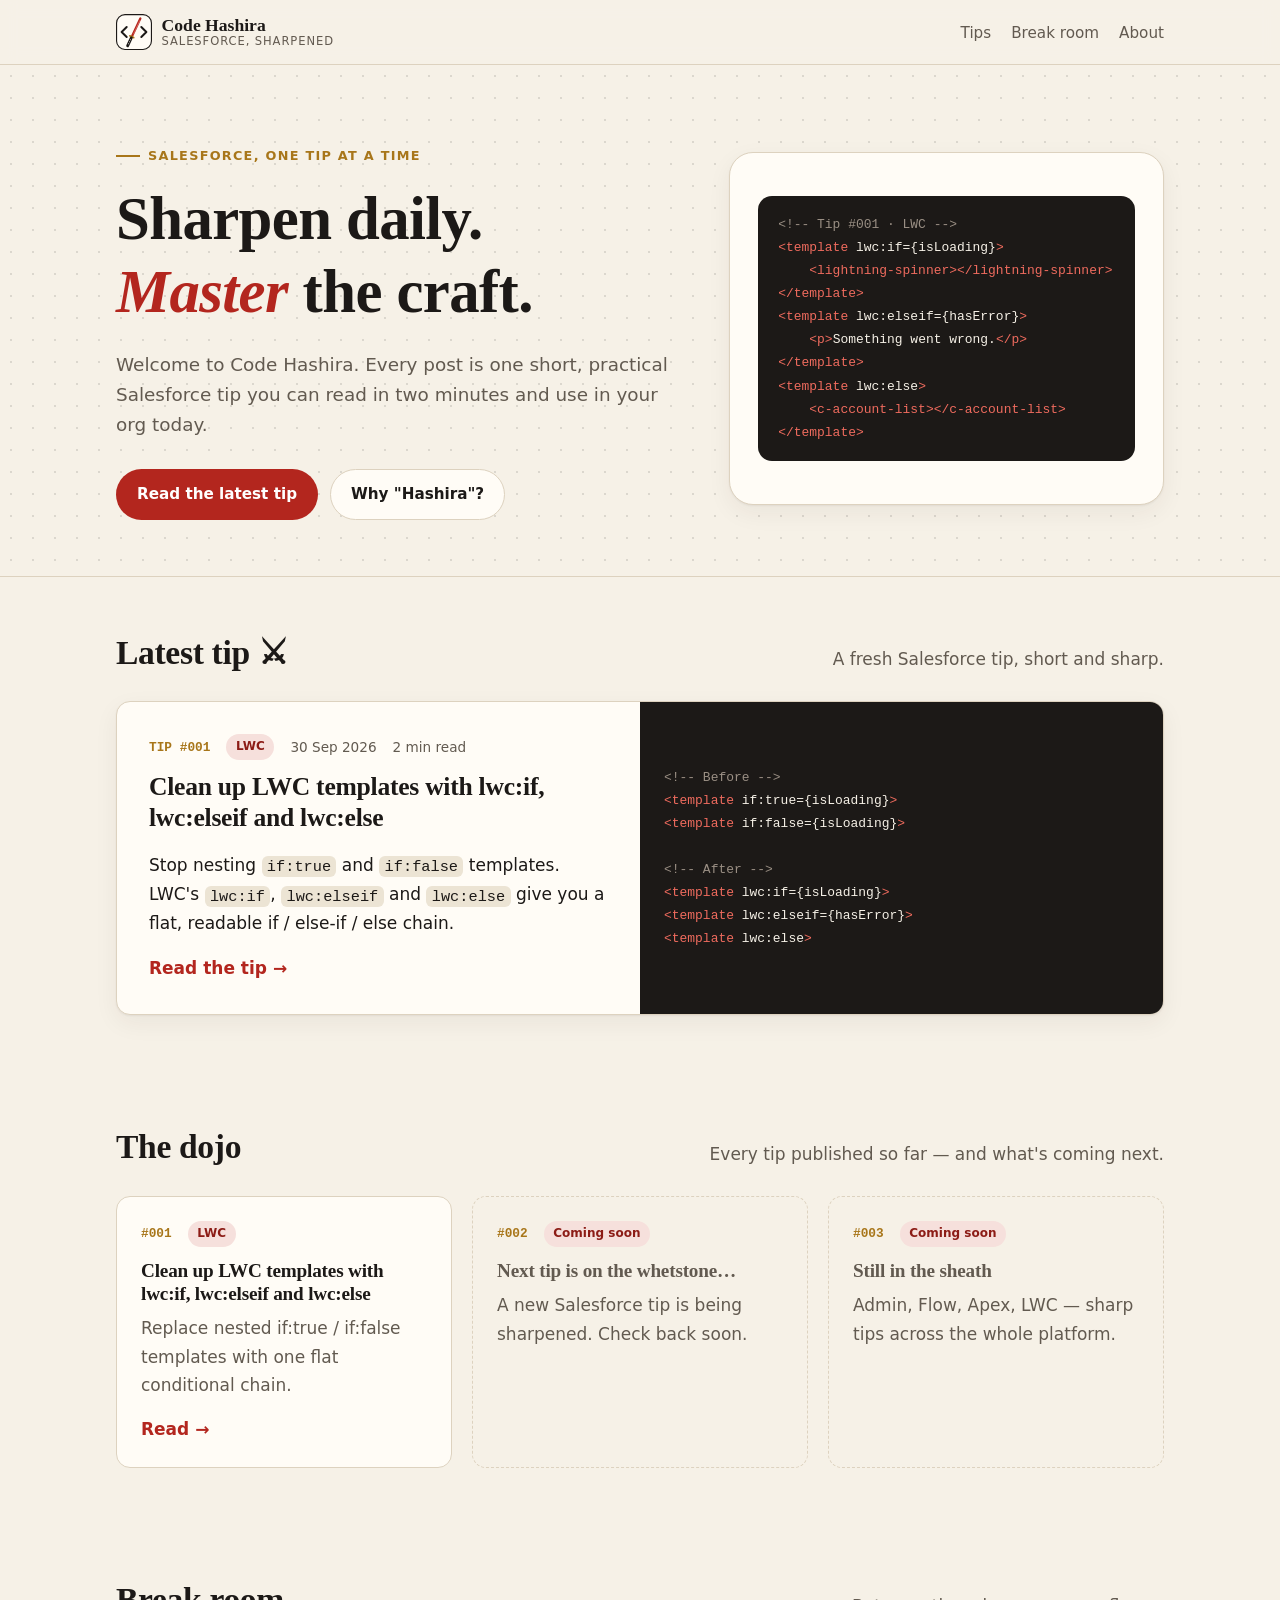
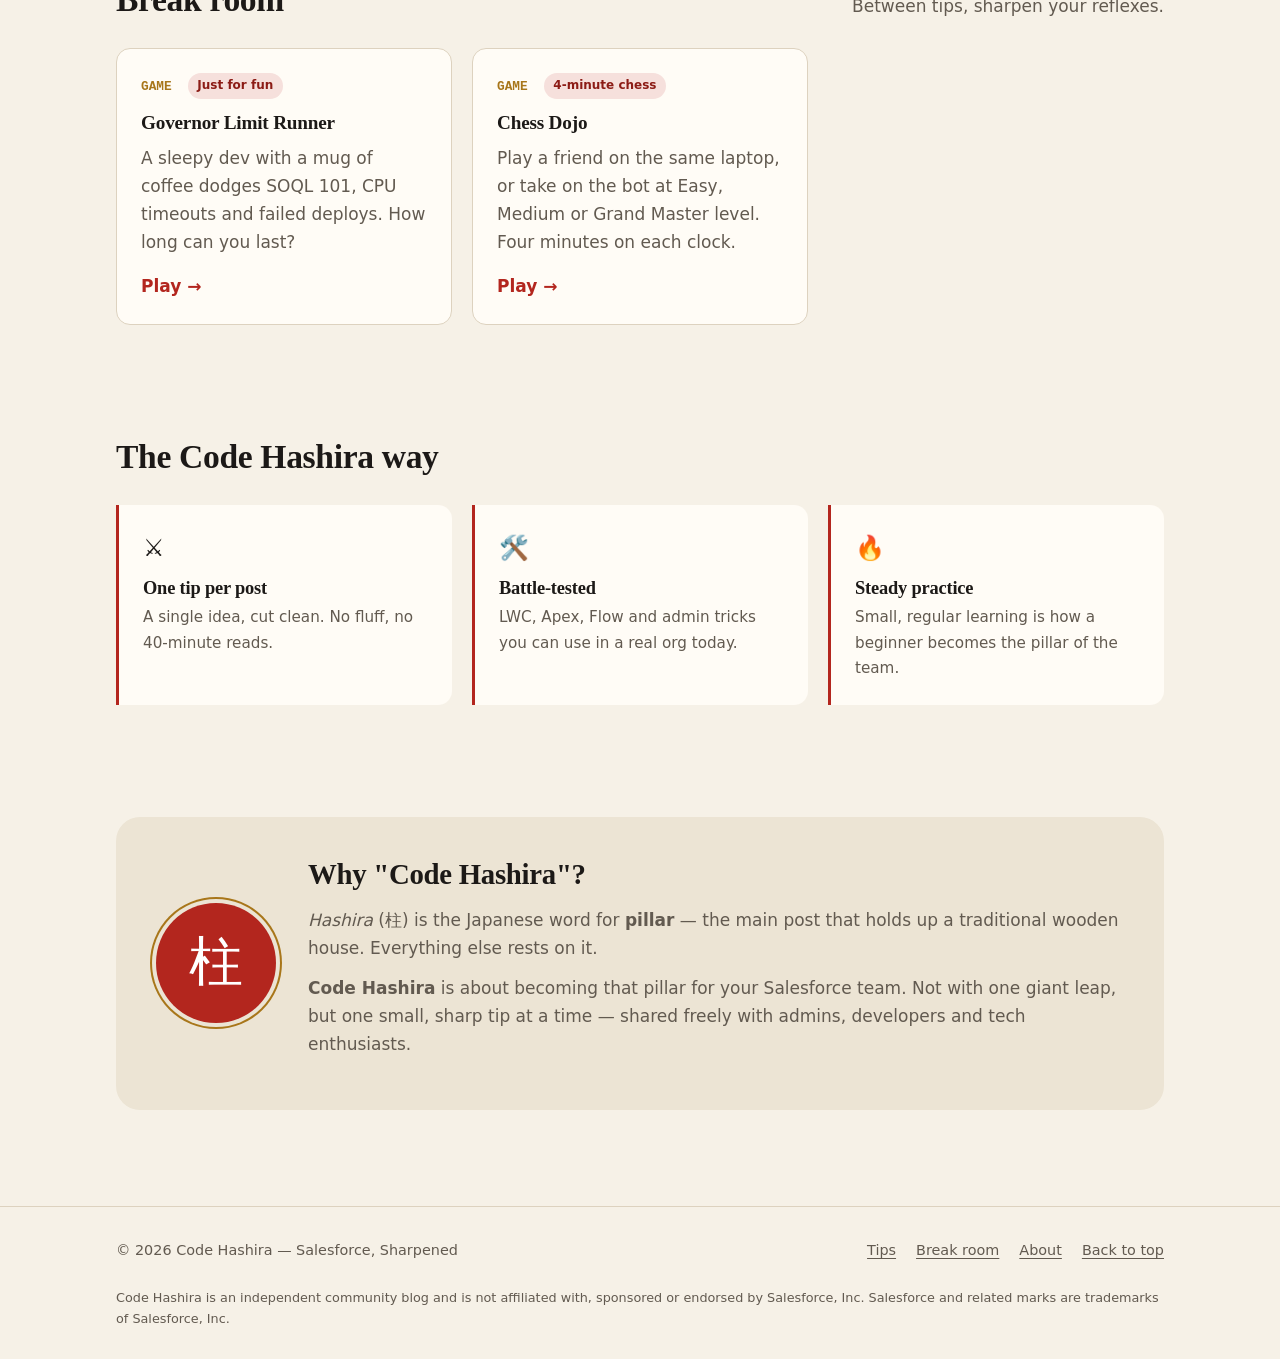
<file: index.html>
<!doctype html>
<html lang="en">
<head>
  <meta charset="utf-8">
  <meta name="viewport" content="width=device-width, initial-scale=1">
  <meta http-equiv="Content-Security-Policy" content="default-src 'self'; script-src 'self'; style-src 'self' https://fonts.googleapis.com; font-src https://fonts.gstatic.com; img-src 'self' data:; connect-src 'none'; object-src 'none'; base-uri 'self'; form-action 'none'">
  <meta name="referrer" content="strict-origin-when-cross-origin">
  <title>Code Hashira — Salesforce, Sharpened</title>
  <meta name="description" content="Code Hashira — Salesforce, Sharpened. Short, practical Salesforce tips for admins, developers and tech enthusiasts.">
  <meta property="og:title" content="Code Hashira — Salesforce, Sharpened">
  <meta property="og:description" content="Short, practical Salesforce tips for admins, developers and tech enthusiasts.">
  <link rel="icon" href="assets/logo.svg" type="image/svg+xml">
  <link rel="preconnect" href="https://fonts.googleapis.com">
  <link rel="preconnect" href="https://fonts.gstatic.com" crossorigin>
  <link href="https://fonts.googleapis.com/css2?family=Fraunces:ital,opsz,wght@0,9..144,600;0,9..144,700;1,9..144,600&family=Inter:wght@400;500;600&family=JetBrains+Mono:wght@400;600&display=swap" rel="stylesheet">
  <link href="https://fonts.googleapis.com/css2?family=Noto+Serif+JP:wght@700&text=%E6%9F%B1&display=swap" rel="stylesheet">
  <link rel="stylesheet" href="assets/css/style.css">
  <script src="assets/js/main.js"></script>
</head>
<body>
  <a class="skip-link" href="#main">Skip to content</a>

  <header class="site-header">
    <nav class="container nav" aria-label="Main">
      <a class="brand" href="./">
        <img class="brand-mark" src="assets/logo.svg" alt="">
        <span class="brand-text">
          <span class="brand-name">Code Hashira</span>
          <span class="brand-tag">Salesforce, Sharpened</span>
        </span>
      </a>
      <ul class="nav-links">
        <li><a href="#tips">Tips</a></li>
        <li><a href="#break-room">Break room</a></li>
        <li><a href="#about">About</a></li>
      </ul>
    </nav>
  </header>

  <main id="main">
    <!-- Hero -->
    <section class="hero">
      <div class="container hero-grid">
        <div>
          <span class="eyebrow">Salesforce, one tip at a time</span>
          <h1>Sharpen daily.<br><em>Master</em> the craft.</h1>
          <p class="lead">
            Welcome to Code Hashira. Every post is one short, practical Salesforce
            tip you can read in two minutes and use in your org today.
          </p>
          <div class="btn-row">
            <a class="btn btn-primary" href="tips/lwc-if-elseif-else.html">Read the latest tip</a>
            <a class="btn btn-ghost" href="#about">Why "Hashira"?</a>
          </div>
        </div>

        <div class="hero-art" aria-hidden="true">
          <pre><code><span class="c">&lt;!-- Tip #001 · LWC --&gt;</span>
<span class="k">&lt;template</span> lwc:if={isLoading}<span class="k">&gt;</span>
    <span class="k">&lt;lightning-spinner&gt;&lt;/lightning-spinner&gt;</span>
<span class="k">&lt;/template&gt;</span>
<span class="k">&lt;template</span> lwc:elseif={hasError}<span class="k">&gt;</span>
    <span class="k">&lt;p&gt;</span>Something went wrong.<span class="k">&lt;/p&gt;</span>
<span class="k">&lt;/template&gt;</span>
<span class="k">&lt;template</span> lwc:else<span class="k">&gt;</span>
    <span class="k">&lt;c-account-list&gt;&lt;/c-account-list&gt;</span>
<span class="k">&lt;/template&gt;</span></code></pre>
        </div>
      </div>
    </section>

    <!-- Latest tip -->
    <section id="tips">
      <div class="container">
        <div class="section-head">
          <h2>Latest tip ⚔</h2>
          <p>A fresh Salesforce tip, short and sharp.</p>
        </div>

        <article class="featured">
          <div class="featured-body">
            <div class="meta">
              <span class="form-no">TIP #001</span>
              <span class="tag">LWC</span>
              <time datetime="2026-09-30">30 Sep 2026</time>
              <span>2 min read</span>
            </div>
            <h3><a href="tips/lwc-if-elseif-else.html">Clean up LWC templates with lwc:if, lwc:elseif and lwc:else</a></h3>
            <p>
              Stop nesting <code>if:true</code> and <code>if:false</code> templates. LWC's
              <code>lwc:if</code>, <code>lwc:elseif</code> and <code>lwc:else</code> give you a flat,
              readable if / else-if / else chain.
            </p>
            <a class="read-more" href="tips/lwc-if-elseif-else.html">Read the tip</a>
          </div>
          <div class="featured-code" aria-hidden="true">
            <pre><code><span class="c">&lt;!-- Before --&gt;</span>
<span class="k">&lt;template</span> if:true={isLoading}<span class="k">&gt;</span>
<span class="k">&lt;template</span> if:false={isLoading}<span class="k">&gt;</span>

<span class="c">&lt;!-- After --&gt;</span>
<span class="k">&lt;template</span> lwc:if={isLoading}<span class="k">&gt;</span>
<span class="k">&lt;template</span> lwc:elseif={hasError}<span class="k">&gt;</span>
<span class="k">&lt;template</span> lwc:else<span class="k">&gt;</span></code></pre>
          </div>
        </article>
      </div>
    </section>

    <!-- All tips -->
    <section>
      <div class="container">
        <div class="section-head">
          <h2>The dojo</h2>
          <p>Every tip published so far — and what's coming next.</p>
        </div>

        <div class="card-grid">
          <article class="card">
            <div class="meta">
              <span class="form-no">#001</span>
              <span class="tag">LWC</span>
            </div>
            <h3><a href="tips/lwc-if-elseif-else.html">Clean up LWC templates with lwc:if, lwc:elseif and lwc:else</a></h3>
            <p>Replace nested if:true / if:false templates with one flat conditional chain.</p>
            <a class="read-more" href="tips/lwc-if-elseif-else.html">Read</a>
          </article>

          <article class="card upcoming">
            <div class="meta">
              <span class="form-no">#002</span>
              <span class="tag">Coming soon</span>
            </div>
            <h3>Next tip is on the whetstone…</h3>
            <p>A new Salesforce tip is being sharpened. Check back soon.</p>
          </article>

          <article class="card upcoming">
            <div class="meta">
              <span class="form-no">#003</span>
              <span class="tag">Coming soon</span>
            </div>
            <h3>Still in the sheath</h3>
            <p>Admin, Flow, Apex, LWC — sharp tips across the whole platform.</p>
          </article>
        </div>
      </div>
    </section>

    <!-- Break room -->
    <section id="break-room">
      <div class="container">
        <div class="section-head">
          <h2>Break room</h2>
          <p>Between tips, sharpen your reflexes.</p>
        </div>

        <div class="card-grid">
          <article class="card">
            <div class="meta">
              <span class="form-no">GAME</span>
              <span class="tag">Just for fun</span>
            </div>
            <h3><a href="games/governor-limit-runner.html">Governor Limit Runner</a></h3>
            <p>A sleepy dev with a mug of coffee dodges SOQL 101, CPU timeouts and failed deploys. How long can you last?</p>
            <a class="read-more" href="games/governor-limit-runner.html">Play</a>
          </article>

          <article class="card">
            <div class="meta">
              <span class="form-no">GAME</span>
              <span class="tag">4-minute chess</span>
            </div>
            <h3><a href="games/chess.html">Chess Dojo</a></h3>
            <p>Play a friend on the same laptop, or take on the bot at Easy, Medium or Grand Master level. Four minutes on each clock.</p>
            <a class="read-more" href="games/chess.html">Play</a>
          </article>
        </div>
      </div>
    </section>

    <!-- What you'll find -->
    <section>
      <div class="container">
        <div class="section-head">
          <h2>The Code Hashira way</h2>
        </div>
        <div class="pillars">
          <div class="pillar">
            <div class="icon" aria-hidden="true">⚔️</div>
            <h3>One tip per post</h3>
            <p>A single idea, cut clean. No fluff, no 40-minute reads.</p>
          </div>
          <div class="pillar">
            <div class="icon" aria-hidden="true">🛠️</div>
            <h3>Battle-tested</h3>
            <p>LWC, Apex, Flow and admin tricks you can use in a real org today.</p>
          </div>
          <div class="pillar">
            <div class="icon" aria-hidden="true">🔥</div>
            <h3>Steady practice</h3>
            <p>Small, regular learning is how a beginner becomes the pillar of the team.</p>
          </div>
        </div>
      </div>
    </section>

    <!-- About -->
    <section id="about">
      <div class="container">
        <div class="about">
          <div class="about-avatar" aria-hidden="true">柱</div>
          <div>
            <h2>Why "Code Hashira"?</h2>
            <p>
              <em>Hashira</em> (柱) is the Japanese word for <strong>pillar</strong> — the main
              post that holds up a traditional wooden house. Everything else rests on it.
            </p>
            <p>
              <strong>Code Hashira</strong> is about becoming that pillar for your Salesforce team.
              Not with one giant leap, but one small, sharp tip at a time — shared freely with
              admins, developers and tech enthusiasts.
            </p>
          </div>
        </div>
      </div>
    </section>

  </main>

  <footer class="site-footer">
    <div class="container footer-row">
      <span>© <span id="year">2026</span> Code Hashira — Salesforce, Sharpened</span>
      <ul class="footer-links">
        <li><a href="#tips">Tips</a></li>
        <li><a href="#break-room">Break room</a></li>
        <li><a href="#about">About</a></li>
        <li><a href="#main">Back to top</a></li>
      </ul>
      <p class="disclaimer">
        Code Hashira is an independent community blog and is not affiliated with, sponsored or
        endorsed by Salesforce, Inc. Salesforce and related marks are trademarks of Salesforce, Inc.
      </p>
    </div>
  </footer>
</body>
</html>
</file>
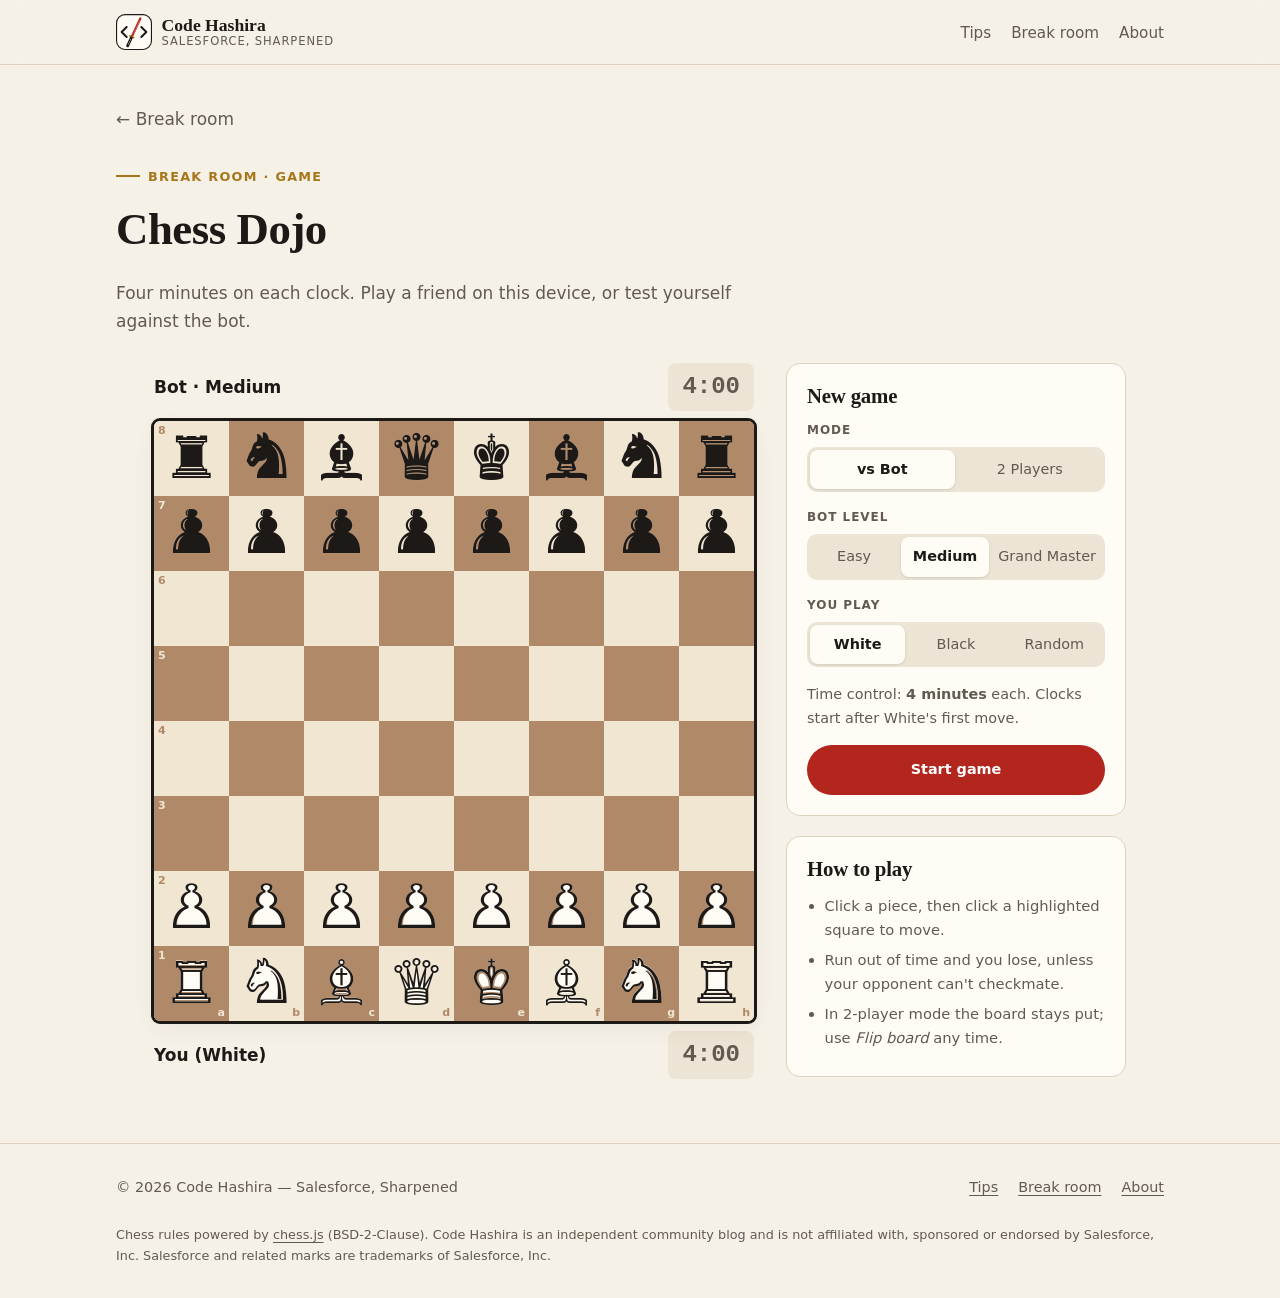
<file: games/chess.html>
<!doctype html>
<html lang="en">
<head>
  <meta charset="utf-8">
  <meta name="viewport" content="width=device-width, initial-scale=1">
  <meta http-equiv="Content-Security-Policy" content="default-src 'self'; script-src 'self'; worker-src 'self'; style-src 'self' https://fonts.googleapis.com; font-src 'self' https://fonts.gstatic.com; img-src 'self' data:; connect-src 'none'; object-src 'none'; base-uri 'self'; form-action 'none'">
  <meta name="referrer" content="strict-origin-when-cross-origin">
  <title>Chess Dojo — Code Hashira</title>
  <meta name="description" content="Play 4-minute chess on Code Hashira: two players on one device, or against a bot at Easy, Medium or Grand Master level.">
  <link rel="icon" href="../assets/logo.svg" type="image/svg+xml">
  <link rel="preconnect" href="https://fonts.googleapis.com">
  <link rel="preconnect" href="https://fonts.gstatic.com" crossorigin>
  <link href="https://fonts.googleapis.com/css2?family=Fraunces:ital,opsz,wght@0,9..144,600;0,9..144,700;1,9..144,600&family=Inter:wght@400;500;600&family=JetBrains+Mono:wght@400;600&display=swap" rel="stylesheet">
  <link rel="preload" href="../assets/fonts/chess-pieces.woff2" as="font" type="font/woff2" crossorigin>
  <link rel="stylesheet" href="../assets/css/style.css">
  <link rel="stylesheet" href="../assets/css/chess.css">
  <script src="../assets/js/main.js"></script>
  <script type="module" src="../assets/js/chess/app.js"></script>
</head>
<body>
  <a class="skip-link" href="#main">Skip to content</a>

  <header class="site-header">
    <nav class="container nav" aria-label="Main">
      <a class="brand" href="../">
        <img class="brand-mark" src="../assets/logo.svg" alt="">
        <span class="brand-text">
          <span class="brand-name">Code Hashira</span>
          <span class="brand-tag">Salesforce, Sharpened</span>
        </span>
      </a>
      <ul class="nav-links">
        <li><a href="../#tips">Tips</a></li>
        <li><a href="../#break-room" aria-current="page">Break room</a></li>
        <li><a href="../#about">About</a></li>
      </ul>
    </nav>
  </header>

  <main id="main" class="container chess-page">
    <header class="chess-head">
      <a class="back-link" href="../#break-room">Break room</a>
      <span class="eyebrow">Break room · Game</span>
      <h1>Chess Dojo</h1>
      <p class="lead">Four minutes on each clock. Play a friend on this device, or test yourself against the bot.</p>
    </header>

    <div class="chess-layout">
      <section class="board-col" aria-label="Chess board">
        <div class="player-bar" id="bar-top">
          <span class="player-name" id="name-top">Black</span>
          <span class="captured" id="cap-top" aria-label="Captured pieces"></span>
          <span class="clock" id="clock-top" role="timer" aria-live="off">4:00</span>
        </div>

        <div class="board-wrap">
          <div class="board" id="board" role="grid" aria-label="Chess board"></div>

          <div class="promo" id="promo" hidden>
            <p>Promote to</p>
            <div class="promo-choices" id="promo-choices"></div>
          </div>

          <div class="result" id="result" hidden>
            <p class="result-title" id="result-title"></p>
            <p class="result-reason" id="result-reason"></p>
            <button class="btn btn-primary" type="button" id="btn-again">Play again</button>
          </div>
        </div>

        <div class="player-bar" id="bar-bottom">
          <span class="player-name" id="name-bottom">White</span>
          <span class="captured" id="cap-bottom" aria-label="Captured pieces"></span>
          <span class="clock" id="clock-bottom" role="timer" aria-live="off">4:00</span>
        </div>
      </section>

      <aside class="side-col">
        <section class="panel" id="setup" aria-labelledby="setup-title">
          <h2 id="setup-title">New game</h2>

          <fieldset class="choice">
            <legend>Mode</legend>
            <div class="seg" role="radiogroup">
              <label><input type="radio" name="mode" value="bot" id="mode-bot" checked><span>vs Bot</span></label>
              <label><input type="radio" name="mode" value="pvp" id="mode-pvp"><span>2 Players</span></label>
            </div>
          </fieldset>

          <fieldset class="choice" id="level-field">
            <legend>Bot level</legend>
            <div class="seg" role="radiogroup">
              <label><input type="radio" name="level" value="easy" id="level-easy"><span>Easy</span></label>
              <label><input type="radio" name="level" value="medium" id="level-medium" checked><span>Medium</span></label>
              <label><input type="radio" name="level" value="master" id="level-master"><span>Grand Master</span></label>
            </div>
          </fieldset>

          <fieldset class="choice" id="color-field">
            <legend>You play</legend>
            <div class="seg" role="radiogroup">
              <label><input type="radio" name="color" value="w" id="color-w" checked><span>White</span></label>
              <label><input type="radio" name="color" value="b" id="color-b"><span>Black</span></label>
              <label><input type="radio" name="color" value="random" id="color-random"><span>Random</span></label>
            </div>
          </fieldset>

          <p class="time-note">Time control: <strong>4 minutes</strong> each. Clocks start after White's first move.</p>
          <button class="btn btn-primary btn-block" type="button" id="btn-start">Start game</button>
        </section>

        <section class="panel" id="game-panel" hidden aria-labelledby="status">
          <p class="status" id="status" aria-live="polite">White to move</p>
          <ol class="moves" id="moves" aria-label="Move list"></ol>
          <div class="controls">
            <button class="btn btn-ghost" type="button" id="btn-undo">Undo</button>
            <button class="btn btn-ghost" type="button" id="btn-flip">Flip board</button>
            <button class="btn btn-ghost" type="button" id="btn-resign">Resign</button>
            <button class="btn btn-ghost" type="button" id="btn-new">New game</button>
          </div>
          <div class="confirm" id="confirm-resign" hidden>
            <p id="confirm-text">Resign this game?</p>
            <div class="controls">
              <button class="btn btn-primary" type="button" id="btn-resign-yes">Yes, resign</button>
              <button class="btn btn-ghost" type="button" id="btn-resign-no">Keep playing</button>
            </div>
          </div>
        </section>

        <section class="panel how" aria-labelledby="how-title">
          <h2 id="how-title">How to play</h2>
          <ul>
            <li>Click a piece, then click a highlighted square to move.</li>
            <li>Run out of time and you lose, unless your opponent can't checkmate.</li>
            <li>In 2-player mode the board stays put; use <em>Flip board</em> any time.</li>
          </ul>
        </section>
      </aside>
    </div>
  </main>

  <footer class="site-footer">
    <div class="container footer-row">
      <span>© <span id="year">2026</span> Code Hashira — Salesforce, Sharpened</span>
      <ul class="footer-links">
        <li><a href="../#tips">Tips</a></li>
        <li><a href="../#break-room">Break room</a></li>
        <li><a href="../#about">About</a></li>
      </ul>
      <p class="disclaimer">
        Chess rules powered by <a href="https://github.com/jhlywa/chess.js" target="_blank" rel="noopener">chess.js</a> (BSD-2-Clause).
        Code Hashira is an independent community blog and is not affiliated with, sponsored or
        endorsed by Salesforce, Inc. Salesforce and related marks are trademarks of Salesforce, Inc.
      </p>
    </div>
  </footer>
</body>
</html>
</file>
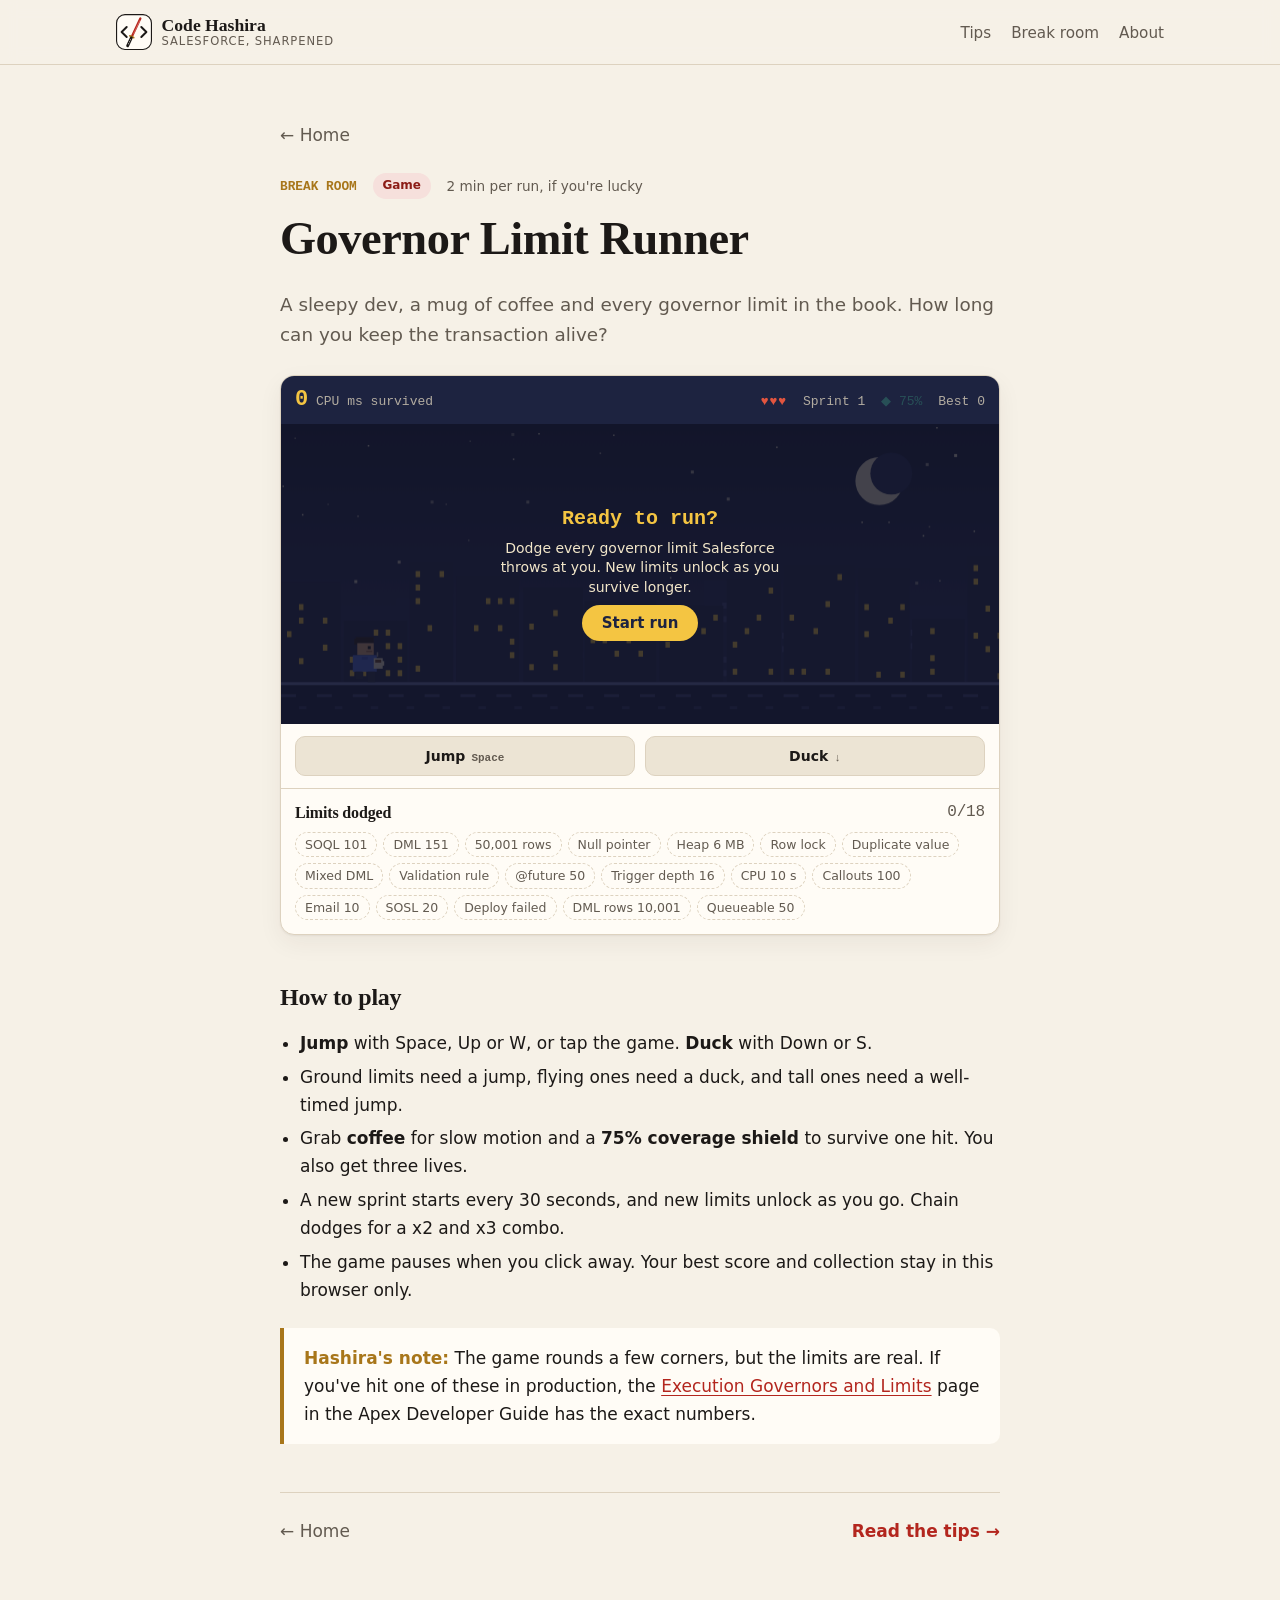
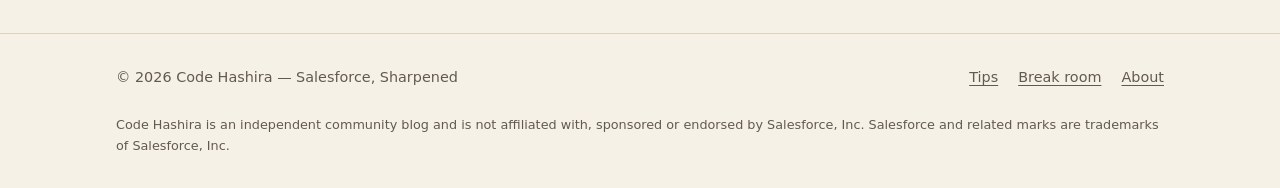
<file: games/governor-limit-runner.html>
<!doctype html>
<html lang="en">
<head>
  <meta charset="utf-8">
  <meta name="viewport" content="width=device-width, initial-scale=1">
  <meta http-equiv="Content-Security-Policy" content="default-src 'self'; script-src 'self'; style-src 'self' https://fonts.googleapis.com; font-src https://fonts.gstatic.com; img-src 'self' data:; connect-src 'none'; object-src 'none'; base-uri 'self'; form-action 'none'">
  <meta name="referrer" content="strict-origin-when-cross-origin">
  <title>Governor Limit Runner — Code Hashira</title>
  <meta name="description" content="A break-time endless runner: dodge Salesforce governor limits and exceptions with a sleepy dev and a mug of coffee.">
  <meta property="og:title" content="Governor Limit Runner — Code Hashira">
  <meta property="og:description" content="Dodge SOQL 101, CPU timeouts and failed deploys in a tiny pixel-art runner.">
  <link rel="icon" href="../assets/logo.svg" type="image/svg+xml">
  <link rel="preconnect" href="https://fonts.googleapis.com">
  <link rel="preconnect" href="https://fonts.gstatic.com" crossorigin>
  <link href="https://fonts.googleapis.com/css2?family=Fraunces:ital,opsz,wght@0,9..144,600;0,9..144,700;1,9..144,600&family=Inter:wght@400;500;600&family=JetBrains+Mono:wght@400;600&family=Silkscreen:wght@400;700&display=swap" rel="stylesheet">
  <link rel="stylesheet" href="../assets/css/style.css">
  <link rel="stylesheet" href="../assets/css/governor-limit-runner.css">
  <script src="../assets/js/main.js"></script>
  <script src="../assets/js/governor-limit-runner.js" defer></script>
</head>
<body>
  <a class="skip-link" href="#main">Skip to content</a>

  <header class="site-header">
    <nav class="container nav" aria-label="Main">
      <a class="brand" href="../">
        <img class="brand-mark" src="../assets/logo.svg" alt="">
        <span class="brand-text">
          <span class="brand-name">Code Hashira</span>
          <span class="brand-tag">Salesforce, Sharpened</span>
        </span>
      </a>
      <ul class="nav-links">
        <li><a href="../#tips">Tips</a></li>
        <li><a href="../#break-room" aria-current="page">Break room</a></li>
        <li><a href="../#about">About</a></li>
      </ul>
    </nav>
  </header>

  <main id="main" class="container">
    <article class="article">
      <a class="back-link" href="../">Home</a>

      <header class="article-header">
        <div class="meta">
          <span class="form-no">BREAK ROOM</span>
          <span class="tag">Game</span>
          <span>2 min per run, if you're lucky</span>
        </div>
        <h1>Governor Limit Runner</h1>
        <p class="lead">
          A sleepy dev, a mug of coffee and every governor limit in the book. How long can you keep
          the transaction alive?
        </p>
      </header>

      <div class="glr" id="glr">
        <div class="glr-hud">
          <div>
            <span class="glr-score" data-ui="score">0</span>
            <span class="glr-mult" data-ui="mult"></span>
            <span class="glr-muted"> CPU ms survived</span>
          </div>
          <div class="glr-hud-right">
            <span class="glr-lives" data-ui="lives" aria-label="Lives">&#9829;&#9829;&#9829;</span>
            <span class="glr-muted" data-ui="sprint">Sprint 1</span>
            <span class="glr-shield off" data-ui="shield" title="Coverage shield">&#9670; 75%</span>
            <span class="glr-muted">Best <span data-ui="best">0</span></span>
          </div>
        </div>

        <div class="glr-stage" tabindex="0">
          <canvas width="480" height="200" aria-label="Game area. Press Space to jump, Down arrow to duck."></canvas>

          <div class="glr-overlay" data-ui="start">
            <h2>Ready to run?</h2>
            <p>Dodge every governor limit Salesforce throws at you. New limits unlock as you survive longer.</p>
            <button class="glr-btn" type="button" data-action="start">Start run</button>
          </div>

          <div class="glr-overlay" data-ui="paused" hidden>
            <h2>Paused</h2>
            <p>Taking a break from your break.</p>
            <button class="glr-btn" type="button" data-action="resume">Resume</button>
          </div>

          <div class="glr-overlay" data-ui="over" hidden>
            <h2 data-ui="over-title">Run over</h2>
            <code data-ui="over-msg"></code>
            <p data-ui="over-score"></p>
            <button class="glr-btn" type="button" data-action="start">Run again</button>
          </div>
        </div>

        <div class="glr-controls">
          <button class="glr-ctl" type="button" data-action="jump">Jump<kbd>Space</kbd></button>
          <button class="glr-ctl" type="button" data-action="duck">Duck<kbd>&#8595;</kbd></button>
        </div>

        <div class="glr-collection">
          <h3>Limits dodged <span data-ui="count"></span></h3>
          <div class="glr-chips" data-ui="chips"></div>
        </div>
      </div>

      <div class="article-body">
        <h2>How to play</h2>
        <ul>
          <li><strong>Jump</strong> with Space, Up or W, or tap the game. <strong>Duck</strong> with Down or S.</li>
          <li>Ground limits need a jump, flying ones need a duck, and tall ones need a well-timed jump.</li>
          <li>Grab <strong>coffee</strong> for slow motion and a <strong>75% coverage shield</strong> to survive one hit. You also get three lives.</li>
          <li>A new sprint starts every 30 seconds, and new limits unlock as you go. Chain dodges for a x2 and x3 combo.</li>
          <li>The game pauses when you click away. Your best score and collection stay in this browser only.</li>
        </ul>

        <div class="callout">
          <strong>Hashira's note:</strong> The game rounds a few corners, but the limits are real.
          If you've hit one of these in production, the
          <a href="https://developer.salesforce.com/docs/atlas.en-us.apexcode.meta/apexcode/apex_gov_limits.htm" target="_blank" rel="noopener">Execution Governors and Limits</a>
          page in the Apex Developer Guide has the exact numbers.
        </div>
      </div>

      <footer class="article-footer">
        <a class="back-link" href="../">Home</a>
        <a class="read-more" href="../#tips">Read the tips</a>
      </footer>
    </article>
  </main>

  <footer class="site-footer">
    <div class="container footer-row">
      <span>© <span id="year">2026</span> Code Hashira — Salesforce, Sharpened</span>
      <ul class="footer-links">
        <li><a href="../#tips">Tips</a></li>
        <li><a href="../#break-room">Break room</a></li>
        <li><a href="../#about">About</a></li>
      </ul>
      <p class="disclaimer">
        Code Hashira is an independent community blog and is not affiliated with, sponsored or
        endorsed by Salesforce, Inc. Salesforce and related marks are trademarks of Salesforce, Inc.
      </p>
    </div>
  </footer>
</body>
</html>
</file>
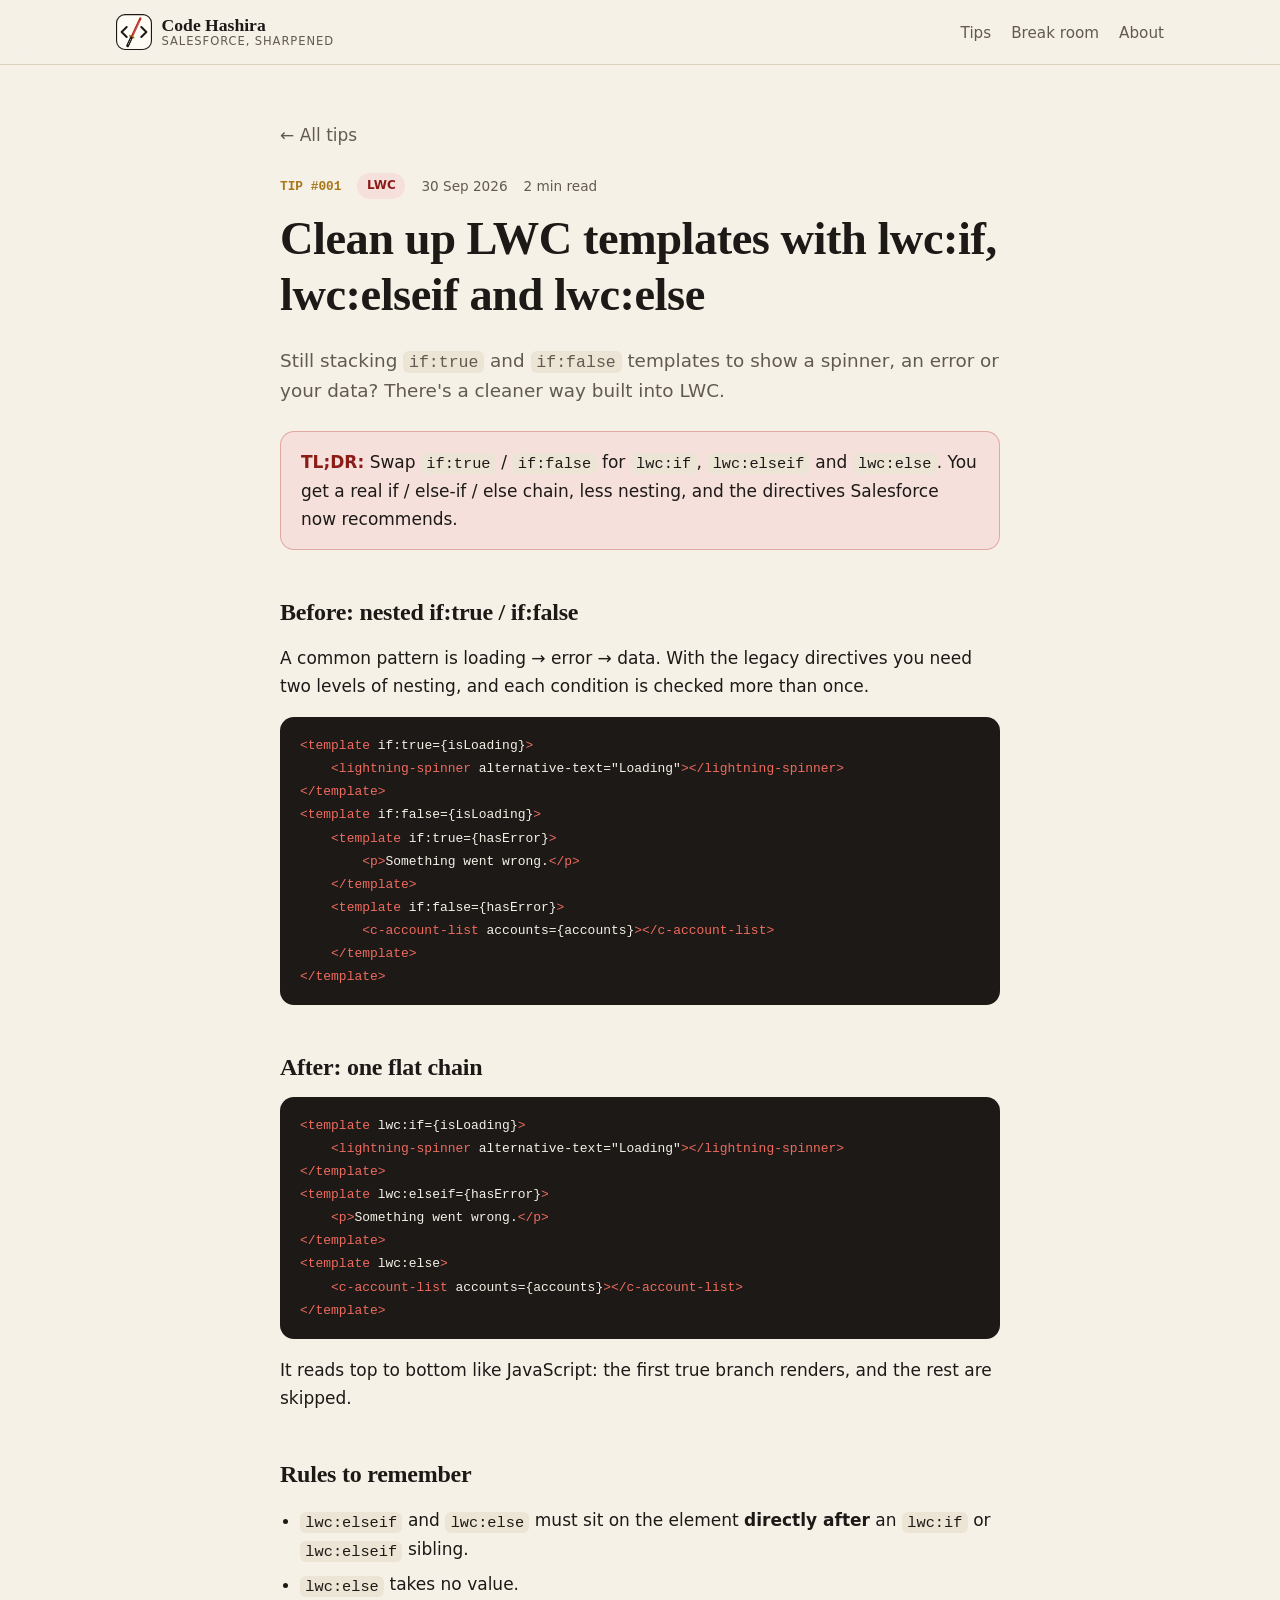
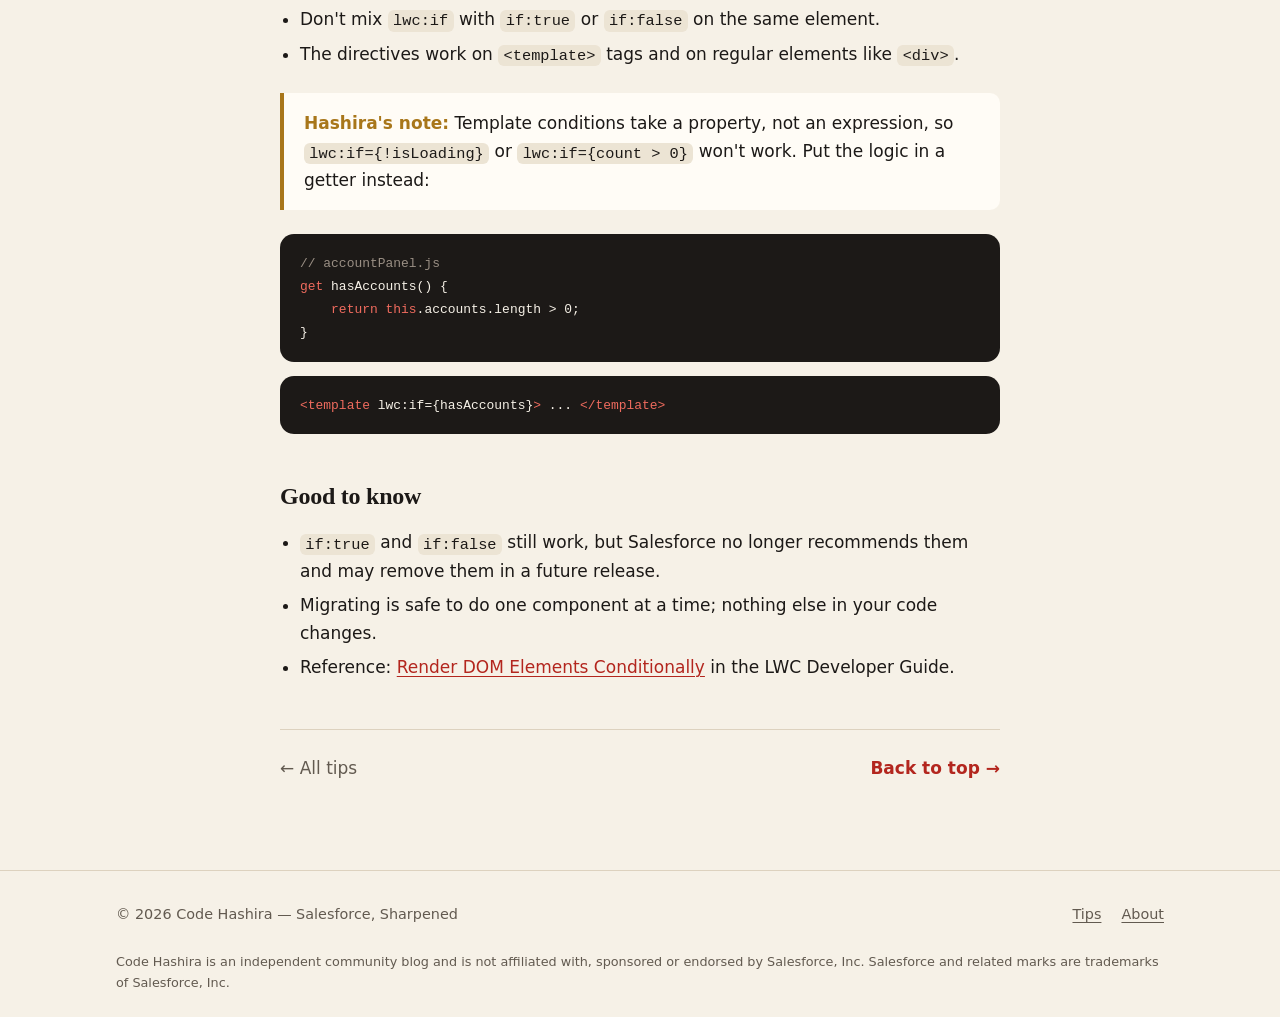
<file: tips/lwc-if-elseif-else.html>
<!doctype html>
<html lang="en">
<head>
  <meta charset="utf-8">
  <meta name="viewport" content="width=device-width, initial-scale=1">
  <meta http-equiv="Content-Security-Policy" content="default-src 'self'; script-src 'self'; style-src 'self' https://fonts.googleapis.com; font-src https://fonts.gstatic.com; img-src 'self' data:; connect-src 'none'; object-src 'none'; base-uri 'self'; form-action 'none'">
  <meta name="referrer" content="strict-origin-when-cross-origin">
  <title>lwc:if Tip — Code Hashira</title>
  <meta name="description" content="LWC tip: replace nested if:true / if:false templates with lwc:if, lwc:elseif and lwc:else for cleaner, faster conditional rendering.">
  <link rel="icon" href="../assets/logo.svg" type="image/svg+xml">
  <link rel="preconnect" href="https://fonts.googleapis.com">
  <link rel="preconnect" href="https://fonts.gstatic.com" crossorigin>
  <link href="https://fonts.googleapis.com/css2?family=Fraunces:ital,opsz,wght@0,9..144,600;0,9..144,700;1,9..144,600&family=Inter:wght@400;500;600&family=JetBrains+Mono:wght@400;600&display=swap" rel="stylesheet">
  <link rel="stylesheet" href="../assets/css/style.css">
  <script src="../assets/js/main.js"></script>
</head>
<body>
  <a class="skip-link" href="#main">Skip to content</a>

  <header class="site-header">
    <nav class="container nav" aria-label="Main">
      <a class="brand" href="../">
        <img class="brand-mark" src="../assets/logo.svg" alt="">
        <span class="brand-text">
          <span class="brand-name">Code Hashira</span>
          <span class="brand-tag">Salesforce, Sharpened</span>
        </span>
      </a>
      <ul class="nav-links">
        <li><a href="../#tips">Tips</a></li>
        <li><a href="../#break-room">Break room</a></li>
        <li><a href="../#about">About</a></li>
      </ul>
    </nav>
  </header>

  <main id="main" class="container">
    <article class="article">
      <a class="back-link" href="../#tips">All tips</a>

      <header class="article-header">
        <div class="meta">
          <span class="form-no">TIP #001</span>
          <span class="tag">LWC</span>
          <time datetime="2026-09-30">30 Sep 2026</time>
          <span>2 min read</span>
        </div>
        <h1>Clean up LWC templates with lwc:if, lwc:elseif and lwc:else</h1>
        <p class="lead">
          Still stacking <code>if:true</code> and <code>if:false</code> templates to show a spinner,
          an error or your data? There's a cleaner way built into LWC.
        </p>
      </header>

      <div class="article-body">
        <div class="tldr">
          <strong>TL;DR:</strong> Swap <code>if:true</code> / <code>if:false</code> for
          <code>lwc:if</code>, <code>lwc:elseif</code> and <code>lwc:else</code>. You get a real
          if / else-if / else chain, less nesting, and the directives Salesforce now recommends.
        </div>

        <h2>Before: nested if:true / if:false</h2>
        <p>
          A common pattern is loading → error → data. With the legacy directives you need two
          levels of nesting, and each condition is checked more than once.
        </p>
        <pre><code><span class="k">&lt;template</span> if:true={isLoading}<span class="k">&gt;</span>
    <span class="k">&lt;lightning-spinner</span> alternative-text="Loading"<span class="k">&gt;&lt;/lightning-spinner&gt;</span>
<span class="k">&lt;/template&gt;</span>
<span class="k">&lt;template</span> if:false={isLoading}<span class="k">&gt;</span>
    <span class="k">&lt;template</span> if:true={hasError}<span class="k">&gt;</span>
        <span class="k">&lt;p&gt;</span>Something went wrong.<span class="k">&lt;/p&gt;</span>
    <span class="k">&lt;/template&gt;</span>
    <span class="k">&lt;template</span> if:false={hasError}<span class="k">&gt;</span>
        <span class="k">&lt;c-account-list</span> accounts={accounts}<span class="k">&gt;&lt;/c-account-list&gt;</span>
    <span class="k">&lt;/template&gt;</span>
<span class="k">&lt;/template&gt;</span></code></pre>

        <h2>After: one flat chain</h2>
        <pre><code><span class="k">&lt;template</span> lwc:if={isLoading}<span class="k">&gt;</span>
    <span class="k">&lt;lightning-spinner</span> alternative-text="Loading"<span class="k">&gt;&lt;/lightning-spinner&gt;</span>
<span class="k">&lt;/template&gt;</span>
<span class="k">&lt;template</span> lwc:elseif={hasError}<span class="k">&gt;</span>
    <span class="k">&lt;p&gt;</span>Something went wrong.<span class="k">&lt;/p&gt;</span>
<span class="k">&lt;/template&gt;</span>
<span class="k">&lt;template</span> lwc:else<span class="k">&gt;</span>
    <span class="k">&lt;c-account-list</span> accounts={accounts}<span class="k">&gt;&lt;/c-account-list&gt;</span>
<span class="k">&lt;/template&gt;</span></code></pre>
        <p>
          It reads top to bottom like JavaScript: the first true branch renders, and the rest
          are skipped.
        </p>

        <h2>Rules to remember</h2>
        <ul>
          <li><code>lwc:elseif</code> and <code>lwc:else</code> must sit on the element
            <strong>directly after</strong> an <code>lwc:if</code> or <code>lwc:elseif</code> sibling.</li>
          <li><code>lwc:else</code> takes no value.</li>
          <li>Don't mix <code>lwc:if</code> with <code>if:true</code> or <code>if:false</code> on the same element.</li>
          <li>The directives work on <code>&lt;template&gt;</code> tags and on regular elements
            like <code>&lt;div&gt;</code>.</li>
        </ul>

        <div class="callout">
          <strong>Hashira's note:</strong> Template conditions take a property, not an expression,
          so <code>lwc:if={!isLoading}</code> or <code>lwc:if={count &gt; 0}</code> won't work.
          Put the logic in a getter instead:
        </div>
        <pre><code><span class="c">// accountPanel.js</span>
<span class="k">get</span> hasAccounts() {
    <span class="k">return</span> <span class="k">this</span>.accounts.length &gt; 0;
}</code></pre>
        <pre><code><span class="k">&lt;template</span> lwc:if={hasAccounts}<span class="k">&gt;</span> ... <span class="k">&lt;/template&gt;</span></code></pre>

        <h2>Good to know</h2>
        <ul>
          <li><code>if:true</code> and <code>if:false</code> still work, but Salesforce no longer
            recommends them and may remove them in a future release.</li>
          <li>Migrating is safe to do one component at a time; nothing else in your code changes.</li>
          <li>Reference: <a href="https://developer.salesforce.com/docs/platform/lwc/guide/create-conditional.html" target="_blank" rel="noopener">Render DOM Elements Conditionally</a> in the LWC Developer Guide.</li>
        </ul>
      </div>

      <footer class="article-footer">
        <a class="back-link" href="../#tips">All tips</a>
        <a class="read-more" href="#main">Back to top</a>
      </footer>
    </article>
  </main>

  <footer class="site-footer">
    <div class="container footer-row">
      <span>© <span id="year">2026</span> Code Hashira — Salesforce, Sharpened</span>
      <ul class="footer-links">
        <li><a href="../#tips">Tips</a></li>
        <li><a href="../#about">About</a></li>
      </ul>
      <p class="disclaimer">
        Code Hashira is an independent community blog and is not affiliated with, sponsored or
        endorsed by Salesforce, Inc. Salesforce and related marks are trademarks of Salesforce, Inc.
      </p>
    </div>
  </footer>
</body>
</html>
</file>
<file: assets/css/style.css>
/* ==========================================================
   Code Hashira — Salesforce, Sharpened
   Washi paper, sumi ink, crimson blade and gold. Light theme.
   ========================================================== */

:root {
  --bg: #f6f1e7;            /* washi paper */
  --surface: #fffcf6;
  --surface-2: #ece4d4;
  --text: #1c1917;          /* sumi ink */
  --muted: #625a50;
  --border: #ddd2bf;
  --accent: #b3261e;        /* crimson blade */
  --accent-strong: #8c1c16;
  --accent-soft: #f6e0dc;
  --flame: #a8761a;         /* hashira gold */
  --code-bg: #1c1917;
  --code-text: #f6f1e7;
  --pattern: rgba(28, 25, 23, .12);
  --shadow: 0 1px 2px rgba(43, 38, 32, .06), 0 8px 24px rgba(43, 38, 32, .06);
  --radius: 14px;
  --max: 1080px;
  --font-sans: "Inter", system-ui, -apple-system, "Segoe UI", Roboto, sans-serif;
  --font-serif: "Fraunces", Georgia, "Times New Roman", serif;
  --font-mono: "JetBrains Mono", ui-monospace, SFMono-Regular, Menlo, monospace;
  color-scheme: light;
}

/* ---------- Base ---------- */
*, *::before, *::after { box-sizing: border-box; }

html { scroll-behavior: smooth; }

body {
  margin: 0;
  background: var(--bg);
  color: var(--text);
  font-family: var(--font-sans);
  font-size: 17px;
  line-height: 1.65;
  -webkit-font-smoothing: antialiased;
}

img, svg { max-width: 100%; display: block; }

a { color: var(--accent); text-decoration-thickness: 1px; text-underline-offset: 3px; }
a:hover { color: var(--accent-strong); }

h1, h2, h3 {
  font-family: var(--font-serif);
  line-height: 1.2;
  letter-spacing: -0.01em;
  margin: 0 0 .5em;
}

code {
  font-family: var(--font-mono);
  font-size: .9em;
  background: var(--surface-2);
  padding: .1em .35em;
  border-radius: 6px;
}

pre {
  background: var(--code-bg);
  color: var(--code-text);
  padding: 1.1rem 1.25rem;
  border-radius: var(--radius);
  overflow-x: auto;
  font-size: .9rem;
  line-height: 1.6;
}
pre code { background: none; padding: 0; color: inherit; }
pre .c { color: #9a8f84; }   /* comments */
pre .k { color: #ef6b5e; }   /* keywords / functions */

.container {
  width: 100%;
  max-width: var(--max);
  margin: 0 auto;
  padding: 0 16px;
}

.skip-link {
  position: absolute;
  left: -999px;
}
.skip-link:focus {
  left: 16px; top: 16px;
  background: var(--surface);
  padding: .5rem 1rem;
  border-radius: 8px;
  z-index: 100;
}

/* ---------- Header ---------- */
.site-header {
  position: sticky;
  top: env(safe-area-inset-top, 0px);
  z-index: 10;
  background: color-mix(in srgb, var(--bg) 88%, transparent);
  backdrop-filter: blur(8px);
  border-bottom: 1px solid var(--border);
}

.nav {
  display: flex;
  align-items: center;
  justify-content: space-between;
  gap: 1rem;
  height: 64px;
}

.brand {
  display: flex;
  align-items: center;
  gap: .6rem;
  text-decoration: none;
  color: var(--text);
}
.brand:hover { color: var(--text); }

.brand-mark {
  width: 36px;
  height: 36px;
  flex-shrink: 0;
}

.brand-text { display: flex; flex-direction: column; line-height: 1.1; }
.brand-name { font-family: var(--font-serif); font-weight: 700; font-size: 1.1rem; }
.brand-tag { font-size: .72rem; color: var(--muted); letter-spacing: .08em; text-transform: uppercase; }

.nav-links {
  display: flex;
  align-items: center;
  gap: 1.25rem;
  list-style: none;
  margin: 0;
  padding: 0;
}
.nav-links a {
  color: var(--muted);
  text-decoration: none;
  font-size: .95rem;
  font-weight: 500;
}
.nav-links a:hover { color: var(--text); }

@media (max-width: 640px) {
  .nav-links .hide-sm { display: none; }
  .brand-tag { display: none; }
  .brand-name { font-size: 1rem; }
  .nav-links { gap: .9rem; }
  .nav-links a { font-size: .9rem; white-space: nowrap; }
}

@media (max-width: 374px) {
  .brand-mark { width: 30px; height: 30px; }
  .nav-links { gap: .7rem; }
}

/* ---------- Hero ---------- */
.hero {
  padding: 72px 0 56px;
  position: relative;
  overflow: hidden;
  /* Faint dot grid, like graph paper */
  background-image: radial-gradient(var(--pattern) 1.5px, transparent 1.5px);
  background-size: 22px 22px;
  border-bottom: 1px solid var(--border);
}

.hero-grid {
  display: grid;
  grid-template-columns: 1.3fr 1fr;
  gap: 48px;
  align-items: center;
}
/* Let grid children shrink below their content width so the code sample scrolls in its box
   instead of widening the column past the screen on phones */
.hero-grid > * { min-width: 0; }

.eyebrow {
  display: inline-flex;
  align-items: center;
  gap: .5rem;
  font-size: .8rem;
  font-weight: 600;
  letter-spacing: .1em;
  text-transform: uppercase;
  color: var(--flame);
  margin-bottom: 1rem;
}
.eyebrow::before {
  content: "";
  width: 24px;
  height: 2px;
  background: var(--flame);
}

.hero h1 {
  font-size: clamp(2.3rem, 5.5vw, 3.8rem);
  margin-bottom: .35em;
}
.hero h1 em {
  font-style: italic;
  color: var(--accent);
}

.hero p.lead {
  font-size: 1.15rem;
  color: var(--muted);
  max-width: 34em;
  margin: 0 0 1.75rem;
}

.btn-row { display: flex; flex-wrap: wrap; gap: .75rem; }

.btn {
  display: inline-flex;
  align-items: center;
  gap: .5rem;
  padding: .75rem 1.25rem;
  border-radius: 999px;
  font-weight: 600;
  font-size: .95rem;
  text-decoration: none;
  border: 1px solid transparent;
  transition: transform .15s ease, background .15s ease;
}
.btn:hover { transform: translateY(-1px); }
.btn-primary { background: var(--accent); color: #fff; }
.btn-primary:hover { background: var(--accent-strong); color: #fff; }


.btn-ghost { border-color: var(--border); color: var(--text); background: var(--surface); }
.btn-ghost:hover { border-color: var(--accent); color: var(--text); }

.hero-art {
  background: var(--surface);
  border: 1px solid var(--border);
  border-radius: 24px;
  padding: 28px;
  box-shadow: var(--shadow);
}

@media (max-width: 820px) {
  .hero { padding: 48px 0 32px; }
  .hero-grid { grid-template-columns: 1fr; gap: 32px; }
}

/* ---------- Sections ---------- */
section { padding: 56px 0; }

.section-head {
  display: flex;
  align-items: end;
  justify-content: space-between;
  gap: 1rem;
  margin-bottom: 1.75rem;
  flex-wrap: wrap;
}
.section-head h2 { font-size: clamp(1.6rem, 3vw, 2.1rem); margin: 0; }
.section-head p { margin: 0; color: var(--muted); }

/* ---------- Featured tip ---------- */
.featured {
  display: grid;
  grid-template-columns: 1fr 1fr;
  gap: 0;
  background: var(--surface);
  border: 1px solid var(--border);
  border-radius: var(--radius);
  overflow: hidden;
  box-shadow: var(--shadow);
}
.featured-body { padding: 32px; }
.featured-body h3 { font-size: 1.6rem; }
.featured-body h3 a { color: var(--text); text-decoration: none; }
.featured-body h3 a:hover { color: var(--accent); }
.featured-code {
  background: var(--code-bg);
  display: flex;
  align-items: center;
  padding: 24px;
}
.featured-code pre { margin: 0; padding: 0; background: none; width: 100%; }

@media (max-width: 820px) {
  .featured { grid-template-columns: 1fr; }
  .featured-body { padding: 24px; }
}

.meta {
  display: flex;
  flex-wrap: wrap;
  gap: .5rem 1rem;
  align-items: center;
  font-size: .85rem;
  color: var(--muted);
  margin-bottom: .75rem;
}

.tag {
  display: inline-block;
  font-size: .75rem;
  font-weight: 600;
  padding: .2rem .6rem;
  border-radius: 999px;
  background: var(--accent-soft);
  color: var(--accent-strong);
  text-decoration: none;
}

.read-more {
  font-weight: 600;
  text-decoration: none;
}
.read-more::after { content: " →"; }

/* ---------- Tip cards ---------- */
.card-grid {
  display: grid;
  grid-template-columns: repeat(auto-fill, minmax(280px, 1fr));
  gap: 20px;
}

.card {
  background: var(--surface);
  border: 1px solid var(--border);
  border-radius: var(--radius);
  padding: 24px;
  display: flex;
  flex-direction: column;
  transition: border-color .15s ease, transform .15s ease;
}
.card:hover { border-color: var(--accent); transform: translateY(-2px); }
.card h3 { font-size: 1.2rem; }
.card h3 a { color: var(--text); text-decoration: none; }
.card p { color: var(--muted); margin: 0 0 1rem; flex: 1; }

.card.upcoming { border-style: dashed; background: transparent; }
.card.upcoming:hover { transform: none; border-color: var(--border); }
.card.upcoming h3 { color: var(--muted); }

.form-no {
  font-family: var(--font-mono);
  font-size: .8rem;
  color: var(--flame);
  font-weight: 600;
}

/* ---------- Pillars (what you'll find) ---------- */
.pillars {
  display: grid;
  grid-template-columns: repeat(3, 1fr);
  gap: 20px;
}
.pillar {
  padding: 24px;
  border-left: 3px solid var(--accent);
  background: var(--surface);
  border-radius: 0 var(--radius) var(--radius) 0;
}
.pillar h3 { font-size: 1.15rem; margin-bottom: .35em; }
.pillar p { margin: 0; color: var(--muted); font-size: .95rem; }
.pillar .icon { font-size: 1.5rem; margin-bottom: .5rem; }

@media (max-width: 820px) {
  .pillars { grid-template-columns: 1fr; }
}

/* ---------- About ---------- */
.about {
  background: var(--surface-2);
  border-radius: 24px;
  padding: 40px;
  display: grid;
  grid-template-columns: auto 1fr;
  gap: 32px;
  align-items: center;
}
.about-avatar {
  width: 120px;
  height: 120px;
  border-radius: 50%;
  background: var(--accent);
  box-shadow: 0 0 0 4px var(--surface-2), 0 0 0 6px var(--flame);
  display: grid;
  place-items: center;
  font-family: "Noto Serif JP", var(--font-serif);
  font-size: 3.4rem;
  color: #fff;
}
.about h2 { font-size: 1.8rem; }
.about p { color: var(--muted); margin: 0 0 .75rem; }

@media (max-width: 640px) {
  .about { grid-template-columns: 1fr; padding: 28px 20px; text-align: left; }
  .about-avatar { width: 80px; height: 80px; font-size: 2rem; }
}

/* ---------- Footer ---------- */
.site-footer {
  border-top: 1px solid var(--border);
  padding: 32px 0;
  margin-top: 40px;
  color: var(--muted);
  font-size: .9rem;
}
.footer-row {
  display: flex;
  flex-wrap: wrap;
  justify-content: space-between;
  gap: 1rem;
}
.footer-row a { color: var(--muted); }
.footer-row a:hover { color: var(--text); }
.footer-links { display: flex; gap: 1.25rem; list-style: none; margin: 0; padding: 0; }
.disclaimer {
  flex-basis: 100%;
  font-size: .8rem;
  margin: .5rem 0 0;
}

/* ---------- Article (single tip) ---------- */
.article {
  max-width: 720px;
  margin: 0 auto;
  padding: 56px 0 24px;
}
.article-header h1 {
  font-size: clamp(2rem, 5vw, 2.9rem);
}
.article-header .lead {
  font-size: 1.15rem;
  color: var(--muted);
  margin: 0 0 1.5rem;
}
.article-body h2 {
  font-size: 1.5rem;
  margin-top: 2em;
}
.article-body ul, .article-body ol { padding-left: 1.25rem; }
.article-body li { margin-bottom: .35rem; }

.callout {
  border-left: 4px solid var(--flame);
  background: var(--surface);
  padding: 1rem 1.25rem;
  border-radius: 0 10px 10px 0;
  margin: 1.5rem 0;
}
.callout strong { color: var(--flame); }

.tldr {
  background: var(--accent-soft);
  border: 1px solid color-mix(in srgb, var(--accent) 30%, transparent);
  padding: 1rem 1.25rem;
  border-radius: var(--radius);
  margin: 1.5rem 0;
}
.tldr strong { color: var(--accent-strong); }

.table-wrap { overflow-x: auto; margin: 1.5rem 0; }
table {
  width: 100%;
  border-collapse: collapse;
  font-size: .95rem;
}
th, td {
  text-align: left;
  padding: .6rem .8rem;
  border-bottom: 1px solid var(--border);
}
th { color: var(--muted); font-weight: 600; font-size: .85rem; text-transform: uppercase; letter-spacing: .05em; }

.back-link {
  display: inline-block;
  margin-bottom: 1.5rem;
  text-decoration: none;
  font-weight: 500;
  color: var(--muted);
}
.back-link::before { content: "← "; }

.article-footer {
  margin-top: 3rem;
  padding-top: 1.5rem;
  border-top: 1px solid var(--border);
  display: flex;
  justify-content: space-between;
  flex-wrap: wrap;
  gap: 1rem;
}
</file>
<file: assets/css/chess.css>
/* Chess Dojo — builds on the site tokens in assets/css/style.css */

/* Chess glyphs only, subset from Noto Sans Symbols 2 (SIL OFL 1.1, see assets/fonts/chess-pieces.OFL.txt) */
@font-face {
  font-family: "Hashira Chess";
  src: url("../fonts/chess-pieces.woff2") format("woff2");
  font-display: block;
  unicode-range: U+2654-265F, U+FE0E;
}

:root {
  --sq-light: #f1e6d2;
  --sq-dark: #b08968;
  --sq-last: rgba(201, 150, 40, .45);
  --sq-select: rgba(179, 38, 30, .38);
  --sq-check: rgba(179, 38, 30, .85);
  --dot: rgba(28, 25, 23, .28);
  --piece-ink: #1c1917;
  --piece-paper: #fffcf6;
  --font-pieces: "Hashira Chess", "Segoe UI Symbol", "DejaVu Sans", "Apple Symbols", sans-serif;
}

.chess-page { padding-block: 40px 24px; }

.chess-head { margin-bottom: 28px; }
.chess-head .back-link { display: block; width: max-content; }
.chess-head h1 { font-size: clamp(2rem, 5vw, 2.8rem); text-wrap: balance; }
.chess-head .lead { color: var(--muted); margin: 0; max-width: 40em; }

.chess-layout {
  display: grid;
  grid-template-columns: minmax(0, 600px) minmax(0, 340px);
  gap: 32px;
  align-items: start;
  justify-content: center;
}
@media (max-width: 900px) {
  .chess-layout { grid-template-columns: minmax(0, 1fr); }
  .board-col { max-width: 600px; width: 100%; margin: 0 auto; }
}

/* ---------- Player bars ---------- */
.board-col { display: flex; flex-direction: column; gap: 10px; min-width: 0; padding: 0; }

.player-bar {
  display: flex;
  align-items: center;
  gap: 12px;
  min-height: 48px;
}
.player-name { font-weight: 600; white-space: nowrap; }
.captured {
  flex: 1;
  min-width: 0;
  font-family: var(--font-pieces);
  font-size: 1.15rem;
  color: var(--muted);
  white-space: nowrap;
  overflow: hidden;
  text-overflow: ellipsis;
}
.captured .adv { font-family: var(--font-sans); font-size: .85rem; font-weight: 600; margin-left: 4px; }

.clock {
  font-family: var(--font-mono);
  font-variant-numeric: tabular-nums;
  font-size: 1.5rem;
  font-weight: 600;
  padding: 4px 14px;
  border-radius: 8px;
  background: var(--surface-2);
  color: var(--muted);
  min-width: 5.5ch;
  text-align: center;
}
.clock.active { background: var(--text); color: var(--bg); }
.clock.low { background: var(--accent); color: #fff; }

/* ---------- Board ---------- */
.board-wrap { position: relative; width: 100%; aspect-ratio: 1; max-width: 100%; }

.board {
  display: grid;
  grid-template-columns: repeat(8, 1fr);
  grid-template-rows: repeat(8, 1fr);
  width: 100%;
  height: 100%;
  border-radius: 6px;
  overflow: hidden;
  box-shadow: 0 0 0 3px var(--text), var(--shadow);
  user-select: none;
  -webkit-user-select: none;
  touch-action: manipulation;
}

.sq {
  position: relative;
  border: 0;
  padding: 0;
  margin: 0;
  display: grid;
  place-items: center;
  cursor: default;
  font: inherit;
  container-type: size;
}
.sq.light { background: var(--sq-light); }
.sq.dark { background: var(--sq-dark); }
.sq.movable { cursor: pointer; }
.sq:focus-visible { outline: 3px solid var(--flame); outline-offset: -3px; z-index: 2; }

.sq.last::before,
.sq.selected::before,
.sq.check::before {
  content: "";
  position: absolute;
  inset: 0;
}
.sq.last::before { background: var(--sq-last); }
.sq.selected::before { background: var(--sq-select); }
.sq.check::before { background: radial-gradient(circle, var(--sq-check) 0%, rgba(179, 38, 30, .35) 55%, transparent 75%); }

.sq.target::after {
  content: "";
  position: absolute;
  width: 30%;
  height: 30%;
  border-radius: 50%;
  background: var(--dot);
  pointer-events: none;
}
.sq.target.capture::after {
  width: 92%;
  height: 92%;
  background: transparent;
  border: 5px solid var(--dot);
  box-sizing: border-box;
}
.sq.target { cursor: pointer; }

/* Coordinates on the edge squares */
.coord {
  position: absolute;
  font-family: var(--font-sans);
  font-size: clamp(8px, 1.6vw, 11px);
  font-weight: 600;
  pointer-events: none;
  line-height: 1;
}
.coord.file { right: 4px; bottom: 3px; }
.coord.rank { left: 4px; top: 4px; }
.sq.light .coord { color: var(--sq-dark); }
.sq.dark .coord { color: var(--sq-light); }

/* Pieces: a filled glyph underneath, outline glyph on top for White */
.pc {
  position: relative;
  z-index: 1;
  font-family: var(--font-pieces);
  font-size: 78cqh;
  line-height: 1;
  width: 1em;
  height: 1em;
  display: grid;
  place-items: center;
  pointer-events: none;
}
.pc span { grid-area: 1 / 1; }
.pc.w .fill { color: var(--piece-paper); }
.pc.w .line { color: var(--piece-ink); }
.pc.b .fill { color: var(--piece-ink); }
.pc.b .fill { text-shadow: 0 0 1px rgba(255, 252, 246, .35); }

/* Fallback for browsers without container query units */
@supports not (font-size: 1cqh) {
  .pc { font-size: clamp(26px, 8.5vw, 58px); }
}

/* ---------- Overlays on the board ---------- */
.promo,
.result {
  position: absolute;
  inset: 0;
  display: grid;
  place-content: center;
  justify-items: center;
  gap: 14px;
  background: rgba(28, 25, 23, .55);
  border-radius: 6px;
  z-index: 5;
  padding: 16px;
  text-align: center;
}
.promo[hidden], .result[hidden] { display: none; }
.promo p { color: #fff; font-weight: 600; margin: 0; }
.promo-choices { display: flex; gap: 10px; flex-wrap: wrap; justify-content: center; }
.promo-choices button {
  width: 72px;
  height: 72px;
  border-radius: 12px;
  border: 2px solid var(--border);
  background: var(--surface);
  cursor: pointer;
  display: grid;
  place-items: center;
  container-type: size;
}
.promo-choices button:hover,
.promo-choices button:focus-visible { border-color: var(--accent); outline: none; }

.result {
  background: rgba(246, 241, 231, .9);
}
.result-title {
  font-family: var(--font-serif);
  font-size: clamp(1.6rem, 5vw, 2.4rem);
  font-weight: 700;
  margin: 0;
  color: var(--text);
}
.result-reason { margin: 0; color: var(--muted); }

/* ---------- Side panel ---------- */
.side-col { display: flex; flex-direction: column; gap: 20px; min-width: 0; }

.panel {
  background: var(--surface);
  border: 1px solid var(--border);
  border-radius: var(--radius);
  padding: 20px;
}
.panel[hidden] { display: none; }
.panel h2 { font-size: 1.3rem; margin-bottom: .75rem; }

.choice { border: 0; padding: 0; margin: 0 0 16px; }
.choice[hidden] { display: none; }
.choice legend {
  font-size: .75rem;
  font-weight: 600;
  text-transform: uppercase;
  letter-spacing: .08em;
  color: var(--muted);
  margin-bottom: 6px;
  padding: 0;
}

.seg {
  display: flex;
  background: var(--surface-2);
  border-radius: 10px;
  padding: 3px;
  gap: 3px;
}
.seg label { flex: 1; position: relative; }
.seg input { position: absolute; opacity: 0; inset: 0; margin: 0; cursor: pointer; }
.seg span {
  display: block;
  text-align: center;
  padding: 8px 6px;
  border-radius: 8px;
  font-size: .9rem;
  font-weight: 500;
  color: var(--muted);
  cursor: pointer;
  white-space: nowrap;
}
.seg input:checked + span { background: var(--surface); color: var(--text); font-weight: 600; box-shadow: 0 1px 3px rgba(28, 25, 23, .12); }
.seg input:focus-visible + span { outline: 2px solid var(--accent); outline-offset: 1px; }

.time-note { font-size: .9rem; color: var(--muted); margin: 0 0 14px; }

.btn-block { width: 100%; justify-content: center; }
.btn { cursor: pointer; font: inherit; font-weight: 600; font-size: .9rem; }
.btn:disabled { opacity: .45; cursor: not-allowed; transform: none; }

.status {
  font-weight: 600;
  margin: 0 0 12px;
  min-height: 1.5em;
}
.status.alert { color: var(--accent); }

.moves {
  list-style: none;
  margin: 0 0 14px;
  padding: 8px 10px;
  max-height: 220px;
  min-height: 80px;
  overflow-y: auto;
  background: var(--bg);
  border-radius: 8px;
  font-family: var(--font-mono);
  font-size: .88rem;
  display: grid;
  grid-template-columns: 2.5ch 1fr 1fr;
  column-gap: 10px;
  row-gap: 2px;
  align-content: start;
}
.moves li { display: contents; }
.moves .num { color: var(--muted); }
.moves .mv.latest { color: var(--accent); font-weight: 600; }

.controls { display: grid; grid-template-columns: 1fr 1fr; gap: 8px; }
.controls .btn { justify-content: center; padding: .6rem .8rem; }

.confirm {
  margin-top: 14px;
  padding-top: 14px;
  border-top: 1px solid var(--border);
}
.confirm[hidden] { display: none; }
.confirm p { margin: 0 0 10px; font-weight: 600; }

.how ul { margin: 0; padding-left: 1.1rem; color: var(--muted); font-size: .92rem; }
.how li { margin-bottom: .35rem; }

@media (prefers-reduced-motion: no-preference) {
  .sq .pc { transition: transform .08s ease; }
}
</file>
<file: assets/css/governor-limit-runner.css>
/* ==========================================================
   Governor Limit Runner — break-room game
   Night-city game panel; everything else uses style.css.
   ========================================================== */

.glr {
  --night: #1d2340;
  --paper: #f2e6c9;
  --ember: #e2553f;
  --gold: #f4c542;
  --jade: #3fb68b;
  --mint: #9be4c6;
  --pixel: "Silkscreen", "Courier New", monospace;
  background: var(--surface);
  border: 1px solid var(--border);
  border-radius: var(--radius);
  overflow: hidden;
  box-shadow: var(--shadow);
  margin: 0 0 2rem;
}

/* HUD */
.glr-hud {
  display: flex;
  flex-wrap: wrap;
  justify-content: space-between;
  align-items: baseline;
  gap: 6px 10px;
  padding: 10px 14px;
  background: var(--night);
  color: var(--paper);
  font-family: var(--pixel);
  font-size: 13px;
  line-height: 1.3;
}
.glr-hud-right span + span { margin-left: 8px; }
.glr-score { font-size: 22px; color: var(--gold); font-weight: 700; }
.glr-mult { color: var(--mint); font-size: 16px; }
.glr-muted { opacity: .7; }
.glr-lives { color: var(--ember); letter-spacing: 1px; }
.glr-shield { color: var(--jade); }
.glr-shield.off { opacity: .3; }

/* Game stage */
.glr-stage {
  position: relative;
  background: var(--night);
  line-height: 0;
  outline: none;
}
.glr-stage:focus-visible { box-shadow: inset 0 0 0 3px var(--gold); }
.glr-stage canvas {
  display: block;
  width: 100%;
  max-width: none;
  aspect-ratio: 480 / 200;
  touch-action: manipulation;
  cursor: pointer;
}

.glr-overlay {
  position: absolute;
  inset: 0;
  display: flex;
  flex-direction: column;
  align-items: center;
  justify-content: center;
  gap: 8px;
  padding: 12px;
  text-align: center;
  line-height: 1.4;
  background: rgba(18, 21, 40, .78);
  color: var(--paper);
}
.glr-overlay[hidden] { display: none; }
.glr-overlay h2 {
  margin: 0;
  font-family: var(--pixel);
  font-size: 20px;
  font-weight: 700;
  letter-spacing: 0;
  color: var(--gold);
}
.glr-overlay p { margin: 0; font-size: 14px; max-width: 34ch; }
.glr-overlay code {
  display: block;
  font-family: var(--pixel);
  font-size: 12px;
  color: var(--ember);
  background: rgba(0, 0, 0, .35);
  padding: 6px 8px;
  border-radius: 4px;
  max-width: 95%;
}

.glr-btn {
  font-family: var(--font-sans);
  font-weight: 600;
  font-size: 15px;
  border: 0;
  border-radius: 999px;
  padding: 9px 20px;
  cursor: pointer;
  background: var(--gold);
  color: var(--night);
}
.glr-btn:hover { filter: brightness(1.06); }
.glr-btn:focus-visible, .glr-ctl:focus-visible { outline: 3px solid var(--gold); outline-offset: 2px; }

/* Touch controls */
.glr-controls {
  display: flex;
  gap: 10px;
  padding: 12px 14px;
  border-bottom: 1px solid var(--border);
}
.glr-ctl {
  flex: 1;
  font-family: var(--font-sans);
  font-weight: 600;
  font-size: 14px;
  padding: 11px;
  border-radius: 10px;
  cursor: pointer;
  border: 1px solid var(--border);
  background: var(--surface-2);
  color: var(--text);
  user-select: none;
  -webkit-user-select: none;
  touch-action: manipulation;
}
.glr-ctl kbd { font-family: var(--pixel); font-size: 11px; color: var(--muted); margin-left: 6px; }

/* Limits collection */
.glr-collection { padding: 14px; }
.glr-collection h3 {
  display: flex;
  justify-content: space-between;
  margin: 0 0 10px;
  font-size: 1rem;
}
.glr-collection h3 span { font-family: var(--pixel); font-weight: 400; color: var(--muted); }
.glr-chips { display: flex; flex-wrap: wrap; gap: 6px; }
.glr-chip {
  font-size: 12.5px;
  line-height: 1.4;
  padding: 3px 9px;
  border-radius: 999px;
  border: 1px dashed var(--border);
  color: var(--muted);
}
.glr-chip.got {
  border-style: solid;
  border-color: transparent;
  background: color-mix(in srgb, var(--c) 28%, transparent);
  color: var(--text);
}

/* Small screens: the stage is only ~150px tall, so compact the overlays to fit inside it */
@media (max-width: 560px) {
  .glr-hud { font-size: 11px; padding: 8px 10px; }
  .glr-score { font-size: 18px; }
  .glr-overlay { gap: 4px; padding: 6px 10px; }
  .glr-overlay h2 { font-size: 15px; }
  .glr-overlay p { font-size: 11.5px; }
  .glr-overlay code { font-size: 9.5px; padding: 3px 6px; }
  .glr-btn { font-size: 13px; padding: 5px 14px; }
}
</file>
